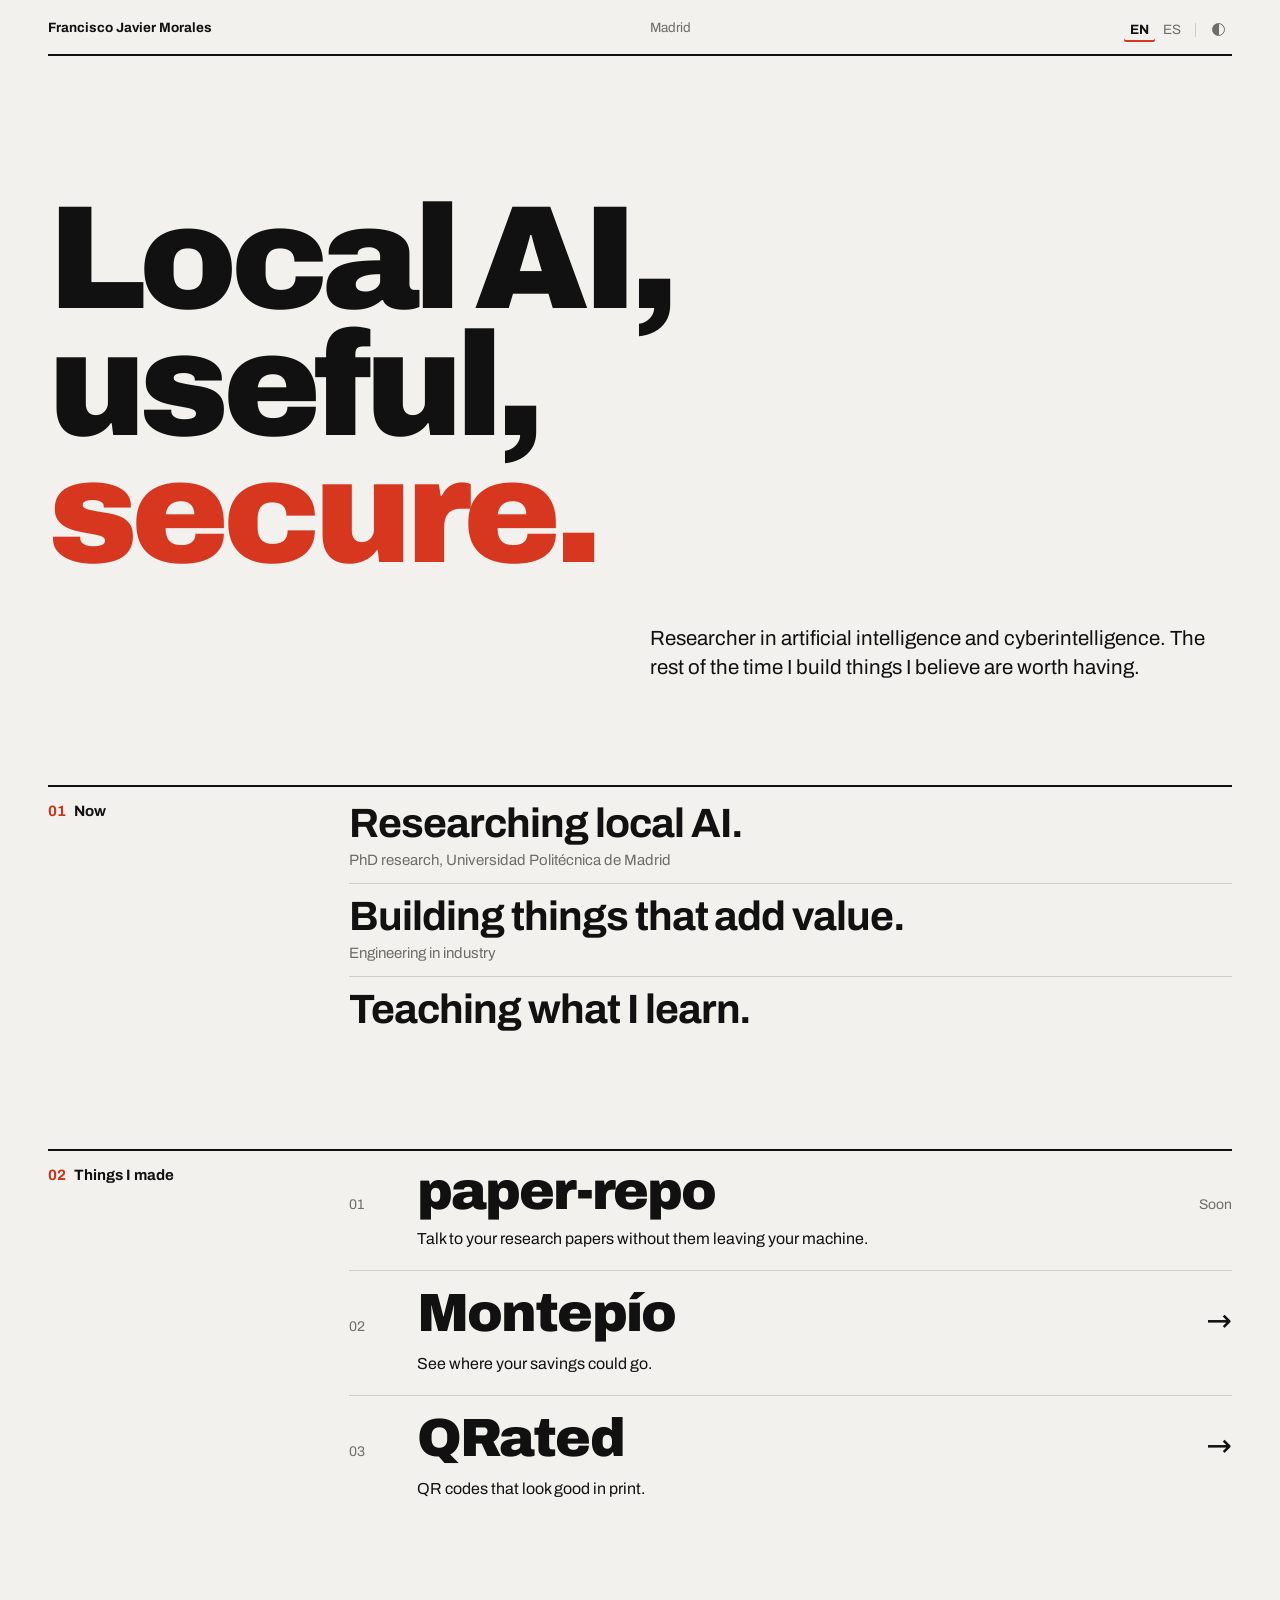
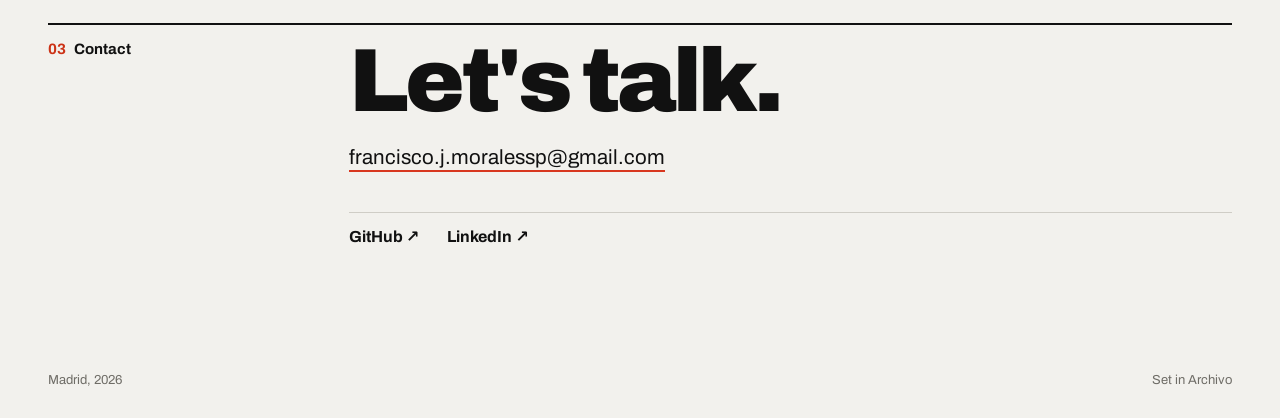
<file: index.html>
<!DOCTYPE html>
<html lang="en" class="en">
<head>
<meta charset="utf-8">
<meta name="viewport" content="width=device-width, initial-scale=1">
<title>Francisco Javier Morales · AI Research</title>
<meta name="description" content="Researcher in AI and cyberintelligence. I build things that add value.">
<meta name="theme-color" media="(prefers-color-scheme: light)" content="#f2f1ed">
<meta name="theme-color" media="(prefers-color-scheme: dark)" content="#121211">
<link rel="canonical" href="https://chesqoo.github.io/">
<link rel="icon" href="favicon.png" type="image/png">
<link rel="apple-touch-icon" href="apple-touch-icon.png">
<meta property="og:type" content="website">
<meta property="og:title" content="Francisco Javier Morales · AI Research">
<meta property="og:description" content="Researcher in AI and cyberintelligence. I build things that add value.">
<meta property="og:url" content="https://chesqoo.github.io/">
<meta property="og:image" content="https://chesqoo.github.io/logo.png">
<meta property="og:image:width" content="512">
<meta property="og:image:height" content="512">
<meta property="og:image:alt" content="F.">
<meta name="twitter:card" content="summary">
<link rel="preload" href="fonts/archivo-latin.woff2" as="font" type="font/woff2" crossorigin>
<link rel="stylesheet" href="styles.css">
<script src="site.js"></script>
</head>
<body>
<div class="wrap">

  <div class="bar">
    <div class="n">Francisco Javier Morales</div>
    <div class="r">Madrid</div>
    <div class="l"><button aria-pressed="true" data-set="en">EN</button><button aria-pressed="false" data-set="es">ES</button><span class="sep"></span><button class="theme" aria-pressed="false" aria-label="Dark mode"><i></i></button></div>
  </div>

  <header class="hero grid">
    <h1><span lang="en">Local AI,<br>useful,<br><em>secure.</em></span><span lang="es">IA Local,<br>útil y<br><em>segura.</em></span></h1>
    <p class="intro">
      <span lang="en">Researcher in artificial intelligence and cyberintelligence. The rest of the time I build things I believe are worth having.</span>
      <span lang="es">Investigador en inteligencia artificial y ciberinteligencia. El resto del tiempo hago cosas que creo que aportan valor.</span>
    </p>
  </header>

  <section class="s grid">
    <div class="lab"><span>01</span><span lang="en">Now</span><span lang="es">Ahora</span></div>
    <ul class="body now">
      <li><span lang="en">Researching local AI.</span><span lang="es">Investigar IA local.</span><small lang="en">PhD research, Universidad Politécnica de Madrid</small><small lang="es">Doctorado, Universidad Politécnica de Madrid</small></li>
      <li><span lang="en">Building things that add value.</span><span lang="es">Hacer cosas que aporten valor.</span><small lang="en">Engineering in industry</small><small lang="es">Ingeniería en empresa</small></li>
      <li><span lang="en">Teaching what I learn.</span><span lang="es">Enseñar lo que aprendo.</span></li>
    </ul>
  </section>

  <section class="s grid">
    <div class="lab"><span>02</span><span lang="en">Things I made</span><span lang="es">Cosas que he hecho</span></div>
    <div class="body">
      <div class="proj soon"><span class="i">01</span><h3>paper-repo</h3><span class="ar"><span lang="en">Soon</span><span lang="es">Próximamente</span></span>
        <p lang="en">Talk to your research papers without them leaving your machine.</p><p lang="es">Habla con tus papers sin que salgan de tu ordenador.</p></div>
      <a class="proj" href="https://chesqoo.github.io/savings-calculator/" target="_blank" rel="noopener"><span class="i">02</span><h3>Montepío</h3><span class="ar">→</span>
        <p lang="en">See where your savings could go.</p><p lang="es">Mira hasta dónde pueden llegar tus ahorros.</p></a>
      <a class="proj" href="https://chesqoo.github.io/qrated/" target="_blank" rel="noopener"><span class="i">03</span><h3>QRated</h3><span class="ar">→</span>
        <p lang="en">QR codes that look good in print.</p><p lang="es">Códigos QR que quedan bien impresos.</p></a>
    </div>
  </section>

  <section class="s grid contact">
    <div class="lab"><span>03</span><span lang="en">Contact</span><span lang="es">Contacto</span></div>
    <div class="body">
      <div class="big"><span lang="en">Let's talk.</span><span lang="es">Hablemos.</span></div>
      <a class="mail" href="mailto:francisco.j.moralessp@gmail.com">francisco.j.moralessp@gmail.com</a>
      <div class="links"><a href="https://github.com/Chesqoo" target="_blank" rel="noopener">GitHub ↗</a><a href="https://www.linkedin.com/in/francisco-javier-moralessp/" target="_blank" rel="noopener">LinkedIn ↗</a></div>
    </div>
  </section>
  <div class="foot"><span>Madrid, 2026</span><span lang="en">Set in Archivo</span><span lang="es">Compuesto en Archivo</span></div>

</div>
</body>
</html>
</file>
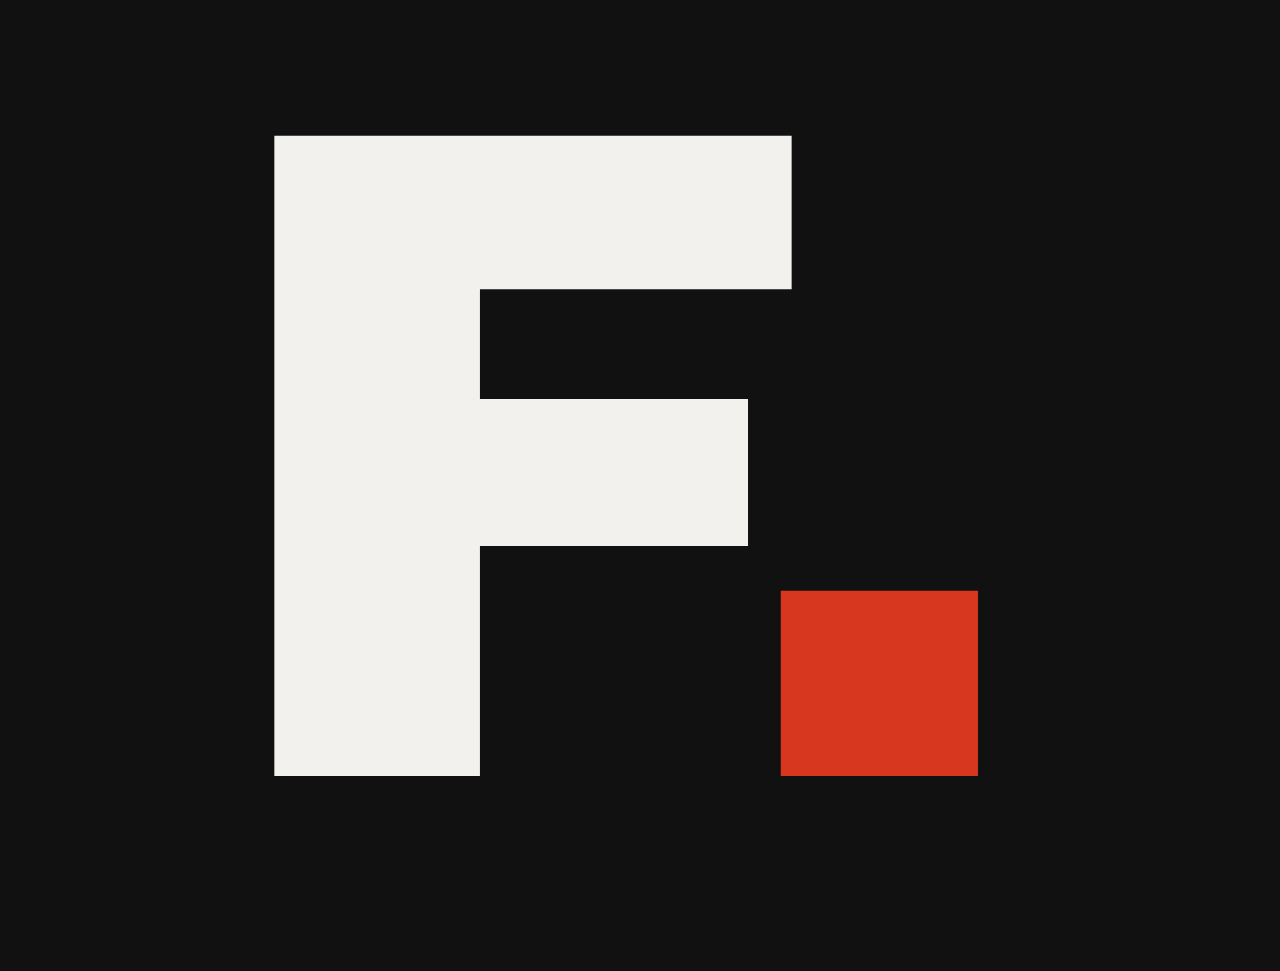
<file: tools/logo.html>
<!DOCTYPE html>
<html lang="en">
<head>
<meta charset="utf-8">
<title>Logo</title>
<!-- Fuente del logo (F blanca con punto rojo). Se captura con Edge sin interfaz a 512, 180 y 64 px:
     logo.png (vista previa al compartir), apple-touch-icon.png y favicon.png. Todo va en vw: vale para cualquier tamaño. -->
<style>
  @font-face { font-family: 'Archivo'; src: url(../fonts/archivo-latin.woff2) format('woff2'); font-weight: 100 900; }
  html, body { margin: 0; width: 100vw; height: 100vh; overflow: hidden; background: #111111; }
  body { display: grid; place-items: center; }
  span { font: 900 72.7vw/1 'Archivo', sans-serif; letter-spacing: -0.05em; color: #f2f1ed; transform: translateX(-3.4vw); }
  em { font-style: normal; color: #d8371f; }
</style>
</head>
<body><span>F<em>.</em></span></body>
</html>
</file>
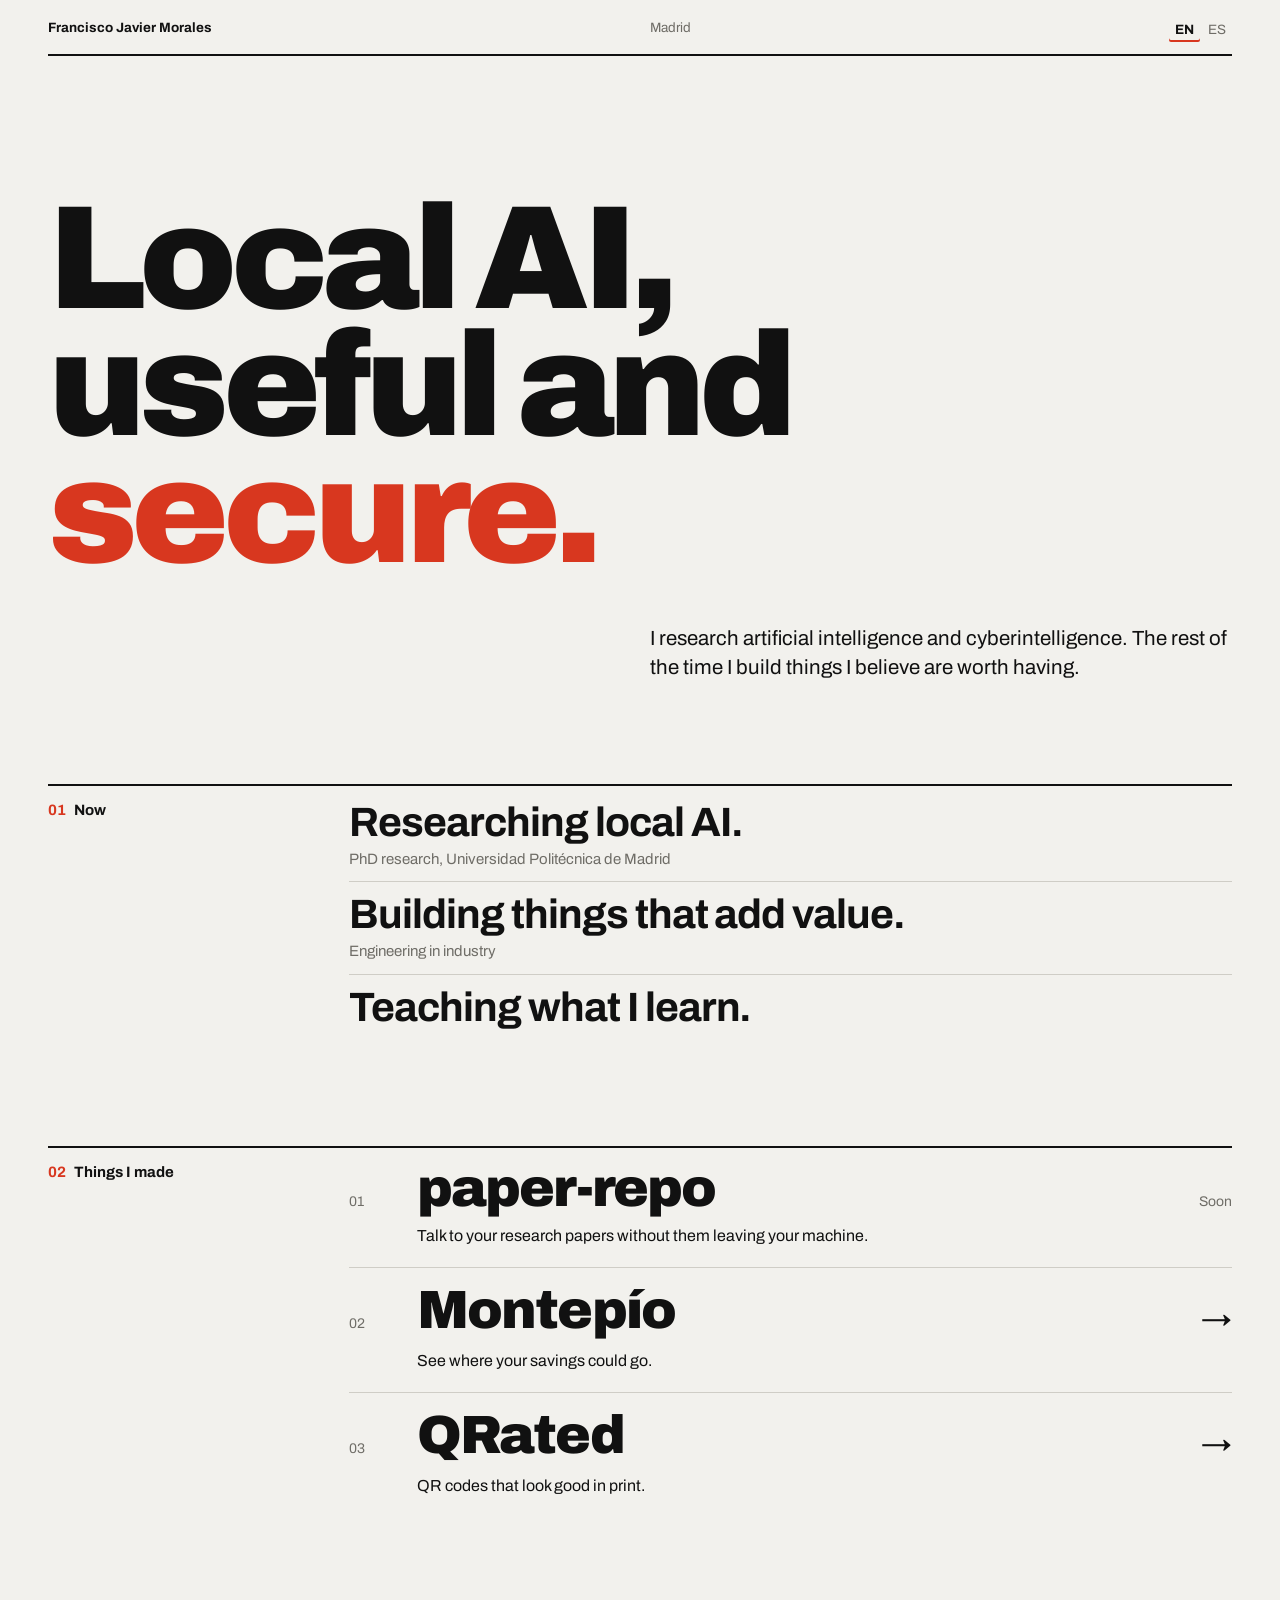
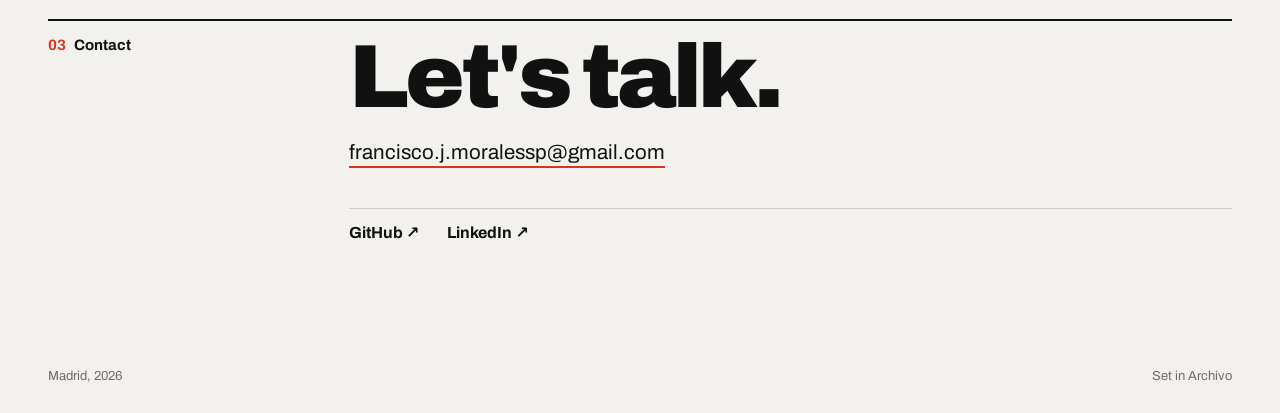
<file: docs/superpowers/specs/2026-10-18-personal-site-mockup.html>
<!DOCTYPE html>
<html lang="en" class="en">
<head>
<meta charset="utf-8">
<meta name="viewport" content="width=device-width, initial-scale=1">
<title>Francisco Javier Morales</title>
<link rel="preconnect" href="https://fonts.googleapis.com">
<link href="https://fonts.googleapis.com/css2?family=Archivo:wght@400;500;700;900&display=swap" rel="stylesheet">
<style>
  :root {
    --bg: #f2f1ed; --ink: #111111; --grey: #6f6d67; --rule: #111111; --hair: #cfcdc6; --red: #d8371f;
    --gx: clamp(16px, 4vw, 48px);
  }
  * { box-sizing: border-box; margin: 0; padding: 0; }
  html.en [lang="es"], html.es [lang="en"] { display: none; }
  body { background: var(--bg); color: var(--ink); font: 400 16px/1.45 'Archivo', system-ui, sans-serif; -webkit-font-smoothing: antialiased; }
  a { color: inherit; text-decoration: none; }
  .wrap { max-width: 1280px; margin: 0 auto; padding: 0 var(--gx); }
  .grid { display: grid; grid-template-columns: repeat(12, 1fr); column-gap: 20px; }

  .bar { display: grid; grid-template-columns: repeat(12, 1fr); column-gap: 20px; padding: 18px 0 12px; border-bottom: 2px solid var(--rule); font-size: 13.5px; }
  .bar .n { grid-column: 1 / 7; font-weight: 700; }
  .bar .r { grid-column: 7 / 11; color: var(--grey); }
  .bar .l { grid-column: 11 / 13; justify-self: end; display: flex; gap: 2px; }
  .bar button { font: inherit; background: none; border: 0; padding: 2px 6px; cursor: pointer; color: var(--grey); border-radius: 2px; }
  .bar button[aria-pressed="true"] { color: var(--ink); font-weight: 700; box-shadow: inset 0 -2px 0 var(--red); }

  .hero { padding: clamp(56px, 11vw, 150px) 0 clamp(48px, 8vw, 120px); }
  .hero h1 { grid-column: 1 / -1; font-weight: 900; font-size: clamp(56px, 11.5vw, 168px); line-height: .86; letter-spacing: -0.045em; }
  .hero h1 em { font-style: normal; color: var(--red); }
  .hero .intro { grid-column: 7 / 13; margin-top: clamp(28px, 4vw, 48px); font-size: clamp(17px, 1.6vw, 21px); line-height: 1.4; }

  section.s { border-top: 2px solid var(--rule); padding: 14px 0 clamp(56px, 8vw, 112px); }
  .s .lab { grid-column: 1 / 4; font-weight: 700; font-size: 15px; }
  .s .lab span:first-child { color: var(--red); margin-right: 8px; }
  .s .body { grid-column: 4 / 13; }

  .now { font-weight: 700; font-size: clamp(26px, 3.2vw, 44px); line-height: 1.1; letter-spacing: -0.025em; }
  .now li { list-style: none; padding: 10px 0 14px; border-top: 1px solid var(--hair); }
  .now li:first-child { border-top: 0; padding-top: 0; }
  .now li small { display: block; font-weight: 400; font-size: 15px; letter-spacing: 0; color: var(--grey); margin-top: 6px; }

  .proj { display: grid; grid-template-columns: 3em 1fr auto; column-gap: 20px; align-items: baseline; padding: 16px 0 20px; border-top: 1px solid var(--hair); }
  .proj:first-child { border-top: 0; padding-top: 0; }
  .proj .i { color: var(--grey); font-size: 14px; }
  .proj h3 { font-weight: 900; font-size: clamp(30px, 4.2vw, 56px); letter-spacing: -0.035em; line-height: 1; transition: color .25s; }
  .proj .ar { font-size: clamp(22px, 2.4vw, 32px); transition: transform .25s, color .25s; }
  .proj p { grid-column: 2 / 4; margin-top: 8px; max-width: 58ch; }
  .proj:hover h3, .proj:hover .ar { color: var(--red); }
  .proj:hover .ar { transform: translateX(6px); }
  .proj.soon .ar { font-size: 14px; color: var(--grey); }
  .proj.soon:hover h3 { color: inherit; } .proj.soon:hover .ar { color: var(--grey); transform: none; }

  .contact .body { padding-bottom: 12px; }
  .contact .big { font-weight: 900; font-size: clamp(40px, 7vw, 104px); letter-spacing: -0.045em; line-height: .95; }
  .contact .mail { display: inline-block; margin-top: 18px; font-size: clamp(17px, 1.6vw, 21px); box-shadow: inset 0 -2px 0 var(--red); overflow-wrap: anywhere; }
  .contact .mail:hover { color: var(--red); }
  .links { display: flex; gap: 28px; flex-wrap: wrap; margin-top: 40px; padding-top: 12px; border-top: 1px solid var(--hair); font-weight: 700; }
  .links a:hover { color: var(--red); }
  .foot { display: flex; justify-content: space-between; color: var(--grey); font-size: 13px; padding: 8px 0 28px; }

  @media (max-width: 760px) {
    .bar .n { grid-column: 1 / 9; } .bar .r { display: none; } .bar .l { grid-column: 9 / 13; }
    .hero .intro { grid-column: 1 / -1; }
    .s .lab, .s .body { grid-column: 1 / -1; } .s .lab { margin-bottom: 22px; }
  }
</style>
</head>
<body>
<div class="wrap">

  <div class="bar">
    <div class="n">Francisco Javier Morales</div>
    <div class="r">Madrid</div>
    <div class="l"><button aria-pressed="true" data-set="en">EN</button><button aria-pressed="false" data-set="es">ES</button></div>
  </div>

  <header class="hero grid">
    <h1><span lang="en">Local AI,<br>useful and<br><em>secure.</em></span><span lang="es">IA local,<br>útil y<br><em>segura.</em></span></h1>
    <p class="intro">
      <span lang="en">I research artificial intelligence and cyberintelligence. The rest of the time I build things I believe are worth having.</span>
      <span lang="es">Investigo en inteligencia artificial y ciberinteligencia. El resto del tiempo hago cosas que creo que aportan valor.</span>
    </p>
  </header>

  <section class="s grid">
    <div class="lab"><span>01</span><span lang="en">Now</span><span lang="es">Ahora</span></div>
    <ul class="body now">
      <li><span lang="en">Researching local AI.</span><span lang="es">Investigar IA local.</span><small lang="en">PhD research, Universidad Politécnica de Madrid</small><small lang="es">Doctorado, Universidad Politécnica de Madrid</small></li>
      <li><span lang="en">Building things that add value.</span><span lang="es">Hacer cosas que aporten valor.</span><small lang="en">Engineering in industry</small><small lang="es">Ingeniería en empresa</small></li>
      <li><span lang="en">Teaching what I learn.</span><span lang="es">Enseñar lo que aprendo.</span></li>
    </ul>
  </section>

  <section class="s grid">
    <div class="lab"><span>02</span><span lang="en">Things I made</span><span lang="es">Cosas que he hecho</span></div>
    <div class="body">
      <div class="proj soon"><span class="i">01</span><h3>paper-repo</h3><span class="ar"><span lang="en">Soon</span><span lang="es">Próximamente</span></span>
        <p lang="en">Talk to your research papers without them leaving your machine.</p><p lang="es">Habla con tus papers sin que salgan de tu ordenador.</p></div>
      <a class="proj" href="#"><span class="i">02</span><h3>Montepío</h3><span class="ar">→</span>
        <p lang="en">See where your savings could go.</p><p lang="es">Mira hasta dónde pueden llegar tus ahorros.</p></a>
      <a class="proj" href="#"><span class="i">03</span><h3>QRated</h3><span class="ar">→</span>
        <p lang="en">QR codes that look good in print.</p><p lang="es">Códigos QR que quedan bien impresos.</p></a>
    </div>
  </section>

  <section class="s grid contact">
    <div class="lab"><span>03</span><span lang="en">Contact</span><span lang="es">Contacto</span></div>
    <div class="body">
      <div class="big"><span lang="en">Let's talk.</span><span lang="es">Hablemos.</span></div>
      <a class="mail" href="#">francisco.j.moralessp@gmail.com</a>
      <div class="links"><a href="#">GitHub ↗</a><a href="#">LinkedIn ↗</a></div>
    </div>
  </section>
  <div class="foot"><span>Madrid, 2026</span><span lang="en">Set in Archivo</span><span lang="es">Compuesto en Archivo</span></div>

</div>
<script>
  document.querySelectorAll('[data-set]').forEach(b => b.addEventListener('click', () => {
    const l = b.dataset.set;
    document.documentElement.className = l; document.documentElement.lang = l;
    document.querySelectorAll('[data-set]').forEach(x => x.setAttribute('aria-pressed', x === b));
  }));
</script>
</body>
</html>
</file>
<file: styles.css>
@font-face { font-family: 'Archivo'; src: url(fonts/archivo-latin.woff2) format('woff2'); font-weight: 100 900; font-display: block; }

:root {
  color-scheme: light dark;
  --bg: #f2f1ed; --ink: #111111; --grey: #6f6d67; --rule: #111111; --hair: #cfcdc6; --red: #d8371f; --red-small: #cc3216;
  --gx: clamp(16px, 4vw, 48px);
}
* { box-sizing: border-box; margin: 0; padding: 0; }
html.en [lang="es"], html.es [lang="en"] { display: none; }
body { background: var(--bg); color: var(--ink); font: 400 16px/1.45 'Archivo', system-ui, sans-serif; -webkit-font-smoothing: antialiased; }
a { color: inherit; text-decoration: none; }
.wrap { max-width: 1280px; margin: 0 auto; padding: 0 var(--gx); }
.grid { display: grid; grid-template-columns: repeat(12, 1fr); column-gap: 20px; }

.bar { display: grid; grid-template-columns: repeat(12, 1fr); column-gap: 20px; padding: 18px 0 12px; border-bottom: 2px solid var(--rule); font-size: 13.5px; }
.bar .n { grid-column: 1 / 7; font-weight: 700; }
.bar .r { grid-column: 7 / 11; color: var(--grey); }
.bar .l { grid-column: 11 / 13; justify-self: end; display: flex; gap: 2px; align-items: center; }
.bar button { font: inherit; background: none; border: 0; padding: 2px 6px; cursor: pointer; color: var(--grey); border-radius: 2px; }
.bar button[aria-pressed="true"] { color: var(--ink); font-weight: 700; box-shadow: inset 0 -2px 0 var(--red); }
.bar .sep { width: 1px; height: 14px; background: var(--hair); margin: 0 6px; }
.bar .theme { display: grid; place-items: center; width: 28px; height: 22px; }
.bar .theme[aria-pressed] { box-shadow: none; }
.bar .theme i { width: 13px; height: 13px; border: 1.5px solid currentColor; border-radius: 50%;
  background: linear-gradient(90deg, currentColor 50%, transparent 50%); transition: transform .5s cubic-bezier(.2,.7,.2,1); }
.bar .theme[aria-pressed="true"] i { transform: rotate(180deg); }
.bar .theme:hover { color: var(--ink); }

.hero { padding: clamp(56px, 11vw, 150px) 0 clamp(48px, 8vw, 120px); }
.hero h1 { grid-column: 1 / -1; font-weight: 900; font-size: clamp(56px, 11.5vw, 168px); line-height: .86; letter-spacing: -0.045em; }
.hero h1 em { font-style: normal; color: var(--red); }
.hero .intro { grid-column: 7 / 13; margin-top: clamp(28px, 4vw, 48px); font-size: clamp(17px, 1.6vw, 21px); line-height: 1.4; }

section.s { border-top: 2px solid var(--rule); padding: 14px 0 clamp(56px, 8vw, 112px); }
.s .lab { grid-column: 1 / 4; font-weight: 700; font-size: 15px; }
.s .lab span:first-child { color: var(--red-small); margin-right: 8px; }
.s .body { grid-column: 4 / 13; }

.now { font-weight: 700; font-size: clamp(26px, 3.2vw, 44px); line-height: 1.1; letter-spacing: -0.025em; }
.now li { list-style: none; padding: 10px 0 14px; border-top: 1px solid var(--hair); }
.now li:first-child { border-top: 0; padding-top: 0; }
.now li small { display: block; font-weight: 400; font-size: 15px; letter-spacing: 0; color: var(--grey); margin-top: 6px; }

.proj { display: grid; grid-template-columns: 3em 1fr auto; column-gap: 20px; align-items: baseline; padding: 16px 0 20px; border-top: 1px solid var(--hair); }
.proj:first-child { border-top: 0; padding-top: 0; }
.proj .i { color: var(--grey); font-size: 14px; }
.proj h3 { font-weight: 900; font-size: clamp(30px, 4.2vw, 56px); letter-spacing: -0.035em; line-height: 1; transition: color .25s; }
.proj .ar { font-size: clamp(22px, 2.4vw, 32px); transition: transform .25s, color .25s; }
.proj p { grid-column: 2 / 4; margin-top: 8px; max-width: 58ch; }
.proj:hover h3, .proj:hover .ar { color: var(--red); }
.proj:hover .ar { transform: translateX(6px); }
.proj.soon .ar { font-size: 14px; color: var(--grey); }
.proj.soon:hover h3 { color: inherit; } .proj.soon:hover .ar { color: var(--grey); transform: none; }

.contact .body { padding-bottom: 12px; }
.contact .big { font-weight: 900; font-size: clamp(40px, 7vw, 104px); letter-spacing: -0.045em; line-height: .95; }
.contact .mail { display: inline-block; margin-top: 18px; font-size: clamp(17px, 1.6vw, 21px); box-shadow: inset 0 -2px 0 var(--red); overflow-wrap: anywhere; }
.contact .mail:hover { color: var(--red-small); }
.back { display: inline-block; margin-top: 18px; color: var(--ink); text-decoration: underline; text-underline-offset: 3px; text-decoration-thickness: 1px; }
.back:hover { color: var(--red-small); }
.links { display: flex; gap: 28px; flex-wrap: wrap; margin-top: 40px; padding-top: 12px; border-top: 1px solid var(--hair); font-weight: 700; }
.links a:hover { color: var(--red-small); }
.foot { display: flex; justify-content: space-between; color: var(--grey); font-size: 13px; padding: 8px 0 28px; }

@media (max-width: 760px) {
  .bar .n { grid-column: 1 / 9; } .bar .r { display: none; } .bar .l { grid-column: 9 / 13; }
  .hero .intro { grid-column: 1 / -1; }
  .s .lab, .s .body { grid-column: 1 / -1; } .s .lab { margin-bottom: 22px; }
  .proj.soon h3 { white-space: nowrap; } .proj.soon .ar { grid-column: 2 / 4; }
}

@media (prefers-color-scheme: dark) {
  :root:not([data-theme="light"]) { --bg: #121211; --ink: #f2f1ed; --grey: #9a978f; --hair: #34332f; --rule: #f2f1ed; --red: #e5492f; --red-small: #e5492f; }
}
:root[data-theme="dark"] { --bg: #121211; --ink: #f2f1ed; --grey: #9a978f; --hair: #34332f; --rule: #f2f1ed; --red: #e5492f; --red-small: #e5492f; }

/* Cambio de idioma: blob solo en el texto bilingüe (filtro #goo creado por site.js). */
.gooing { filter: url(#goo); }

/* Cambio de tema: el tema nuevo aparece a través de la máscara de figuras (--geo, de site.js). */
::view-transition-old(root), ::view-transition-new(root) { animation: none; mix-blend-mode: normal; }
html[data-vt="geo"]::view-transition-new(root) {
  -webkit-mask: var(--geo) 0 0 / 100% 100% no-repeat; mask: var(--geo) 0 0 / 100% 100% no-repeat;
  animation: geo-hold 1.05s linear both;
}
@keyframes geo-hold { from { opacity: 1; } to { opacity: 1; } }

.hero h1 { animation: rise .7s cubic-bezier(.2,.7,.2,1) both; }
@keyframes rise { from { opacity: 0; transform: translateY(14px); } }

@media (prefers-reduced-motion: reduce) {
  .hero h1 { animation: none; }
  * { transition: none !important; }
}
</file>
